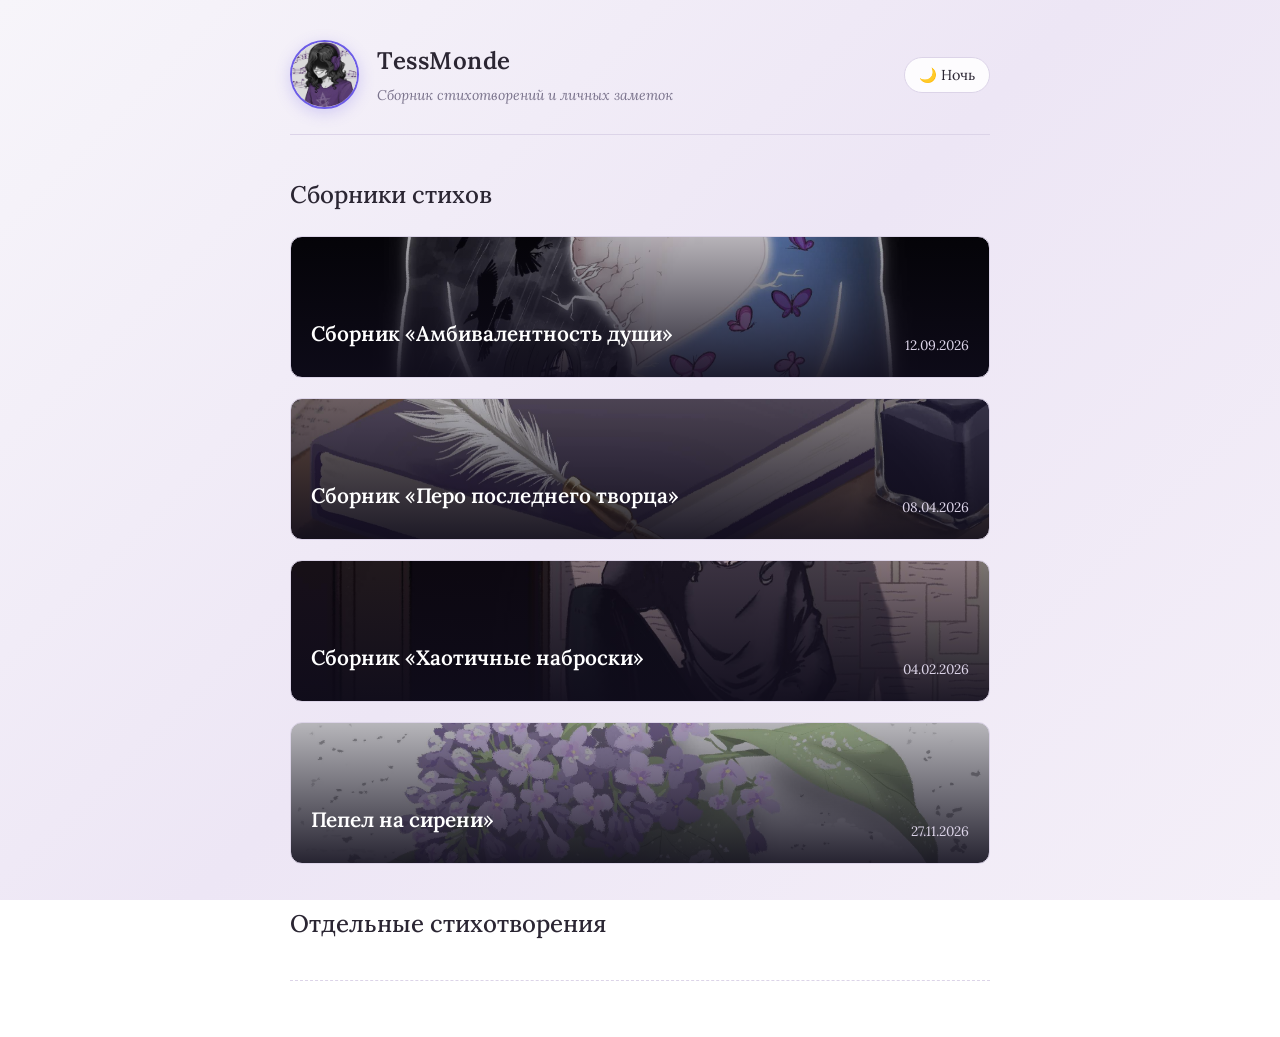
<file: index.html>
<!DOCTYPE html>
<html lang="ru">
<head>
    <meta charset="UTF-8">
    <meta name="viewport" content="width=device-width, initial-scale=1.0">
    <title>Поэзия</title>
    <link rel="stylesheet" href="style.css">
    <link href="https://fonts.googleapis.com/css2?family=Lora:ital,wght@0,400..700;1,400..700&display=swap" rel="stylesheet">
</head>
<body>

    <div class="container">
        <header>
            <div class="author-block">
                <img src="images/avatar.jpg" alt="Аватар автора" class="author-avatar">
                <div class="author-info">
                    <h1 class="author-name">TessMonde</h1>
                    <p class="author-bio">Сборник стихотворений и личных заметок</p>
                </div>
            </div>
            <button class="theme-toggle" id="themeToggle">🌙 Ночь</button>
        </header>

        <main id="content">
        </main>
    </div>

    <script src="data.js"></script>
    <script>
        const toggleBtn = document.getElementById('themeToggle');
        const currentTheme = localStorage.getItem('theme') || 'light';
        document.documentElement.setAttribute('data-theme', currentTheme);
        toggleBtn.textContent = currentTheme === 'dark' ? '☀️ День' : '🌙 Ночь';

        toggleBtn.addEventListener('click', () => {
            let theme = document.documentElement.getAttribute('data-theme');
            let newTheme = theme === 'dark' ? 'light' : 'dark';
            document.documentElement.setAttribute('data-theme', newTheme);
            localStorage.setItem('theme', newTheme);
            toggleBtn.textContent = newTheme === 'dark' ? '☀️ День' : '🌙 Ночь';
        });

        const contentDiv = document.getElementById('content');

        let htmlContent = '<h2 style="margin-bottom: 20px;">Сборники стихов</h2><div class="collections-grid">';

        poetryData.collections.forEach(col => {
            htmlContent += `
                <a href="collection.html?colId=${col.id}" class="collection-card" style="background-image: linear-gradient(to top, rgba(15,12,27,0.9), rgba(15,12,27,0.3)), url('${col.image}');">
                    <div class="card-content">
                        <div class="card-main">
                            <h3>${col.title}</h3>
                            <p>${col.description || ''}</p>
                        </div>
                        ${col.date ? `<span class="card-date">${col.date}</span>` : ''}
                    </div>
                </a>
            `;
        });
        htmlContent += '</div>';

        htmlContent += '<h2 style="margin-top: 40px; margin-bottom: 20px;">Отдельные стихотворения</h2><ul class="poem-list">';
        poetryData.singlePoems.forEach(poem => {
            htmlContent += `
                <li>
                    <a href="poem.html?type=single&poemId=${poem.id}">${poem.title}</a>
                    <span style="font-size: 0.85rem; color: var(--muted-color); float: right;">${poem.date}</span>
                </li>
            `;
        });
        htmlContent += '</ul>';

        contentDiv.innerHTML = htmlContent;
    </script>
</body>
</html>
</file>
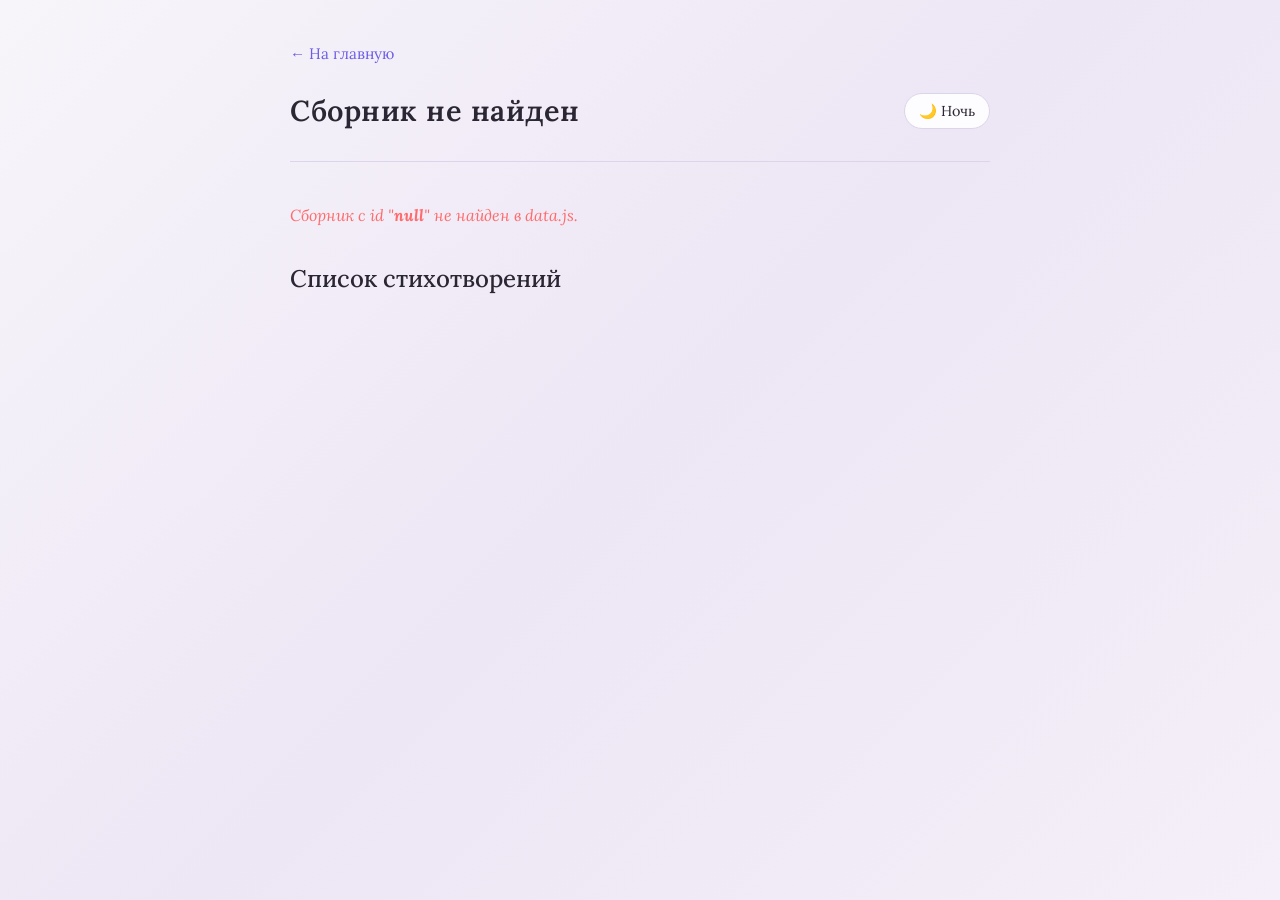
<file: collection.html>
<!DOCTYPE html>
<html lang="ru">
<head>
    <meta charset="UTF-8">
    <meta name="viewport" content="width=device-width, initial-scale=1.0">
    <title>Сборник</title>
    <link rel="stylesheet" href="style.css">
    <link href="https://fonts.googleapis.com/css2?family=Lora:ital,wght@0,400..700;1,400..700&display=swap" rel="stylesheet">
</head>
<body>

    <div class="container">
        <a href="index.html" class="back-link">← На главную</a>
        
        <header>
            <div class="author-block">
                <h1 id="colTitle" class="author-name" style="font-size: 1.8rem;">Загрузка...</h1>
            </div>
            <button class="theme-toggle" id="themeToggle">🌙 Ночь</button>
        </header>
		
        <main>
            <p id="colDesc" style="color: var(--muted-color); font-style: italic; margin-bottom: 30px;"></p>
            <h2>Список стихотворений</h2>
            <ul class="poem-list" id="colPoemsList">
            </ul>
        </main>
    </div>

    <script src="data.js"></script>
    <script>
        try {
            if (typeof poetryData === 'undefined') {
                throw new Error("Файл data.js не загружен!");
            }

            const params = new URLSearchParams(window.location.search);
            const colId = params.get('colId');
            const collection = poetryData.collections.find(c => c.id === colId);

            // Функция установки фона (cover заполняет всю ширину без пустот, scroll позволяет крутить колесиком)
            function updatePageBackground(theme) {
                if (collection && collection.image) {
                    if (theme === 'dark') {
                        document.body.style.backgroundImage = `linear-gradient(rgba(13, 9, 20, 0.85), rgba(13, 9, 20, 0.92)), url('${collection.image}')`;
                    } else {
                        document.body.style.backgroundImage = `linear-gradient(rgba(20, 15, 30, 0.88), rgba(20, 15, 30, 0.94)), url('${collection.image}')`;
                        document.documentElement.style.setProperty('--text-color', '#e4e1ed');
                        document.documentElement.style.setProperty('--muted-color', '#9c95b0');
                        document.documentElement.style.setProperty('--card-bg', 'rgba(26, 20, 38, 0.75)');
                        document.documentElement.style.setProperty('--border-color', '#2e2440');
                    }
                    document.body.style.backgroundSize = 'cover';
                    document.body.style.backgroundRepeat = 'no-repeat';
                    document.body.style.backgroundPosition = 'center top';
                    document.body.style.backgroundAttachment = 'scroll';
                }
            }

            const toggleBtn = document.getElementById('themeToggle');
            const currentTheme = localStorage.getItem('theme') || 'light';
            document.documentElement.setAttribute('data-theme', currentTheme);
            toggleBtn.textContent = currentTheme === 'dark' ? '☀️ День' : '🌙 Ночь';

            if (collection) {
                document.title = collection.title;
                document.getElementById('colTitle').textContent = collection.title;
                document.getElementById('colDesc').textContent = collection.description || '';

                updatePageBackground(currentTheme);

                const listEl = document.getElementById('colPoemsList');
                collection.poems.forEach(poem => {
                    listEl.innerHTML += `
                        <li>
                            <a href="poem.html?type=collection&colId=${collection.id}&poemId=${poem.id}" style="font-size: 1.1rem;">
                                ${poem.title}
                            </a>
                        </li>
                    `;
                });
            } else {
                document.getElementById('colTitle').textContent = 'Сборник не найден';
                document.getElementById('colDesc').innerHTML = `<span style="color: #ff6b6b;">Сборник с id "<b>${colId}</b>" не найден в data.js.</span>`;
            }

            toggleBtn.addEventListener('click', () => {
                let theme = document.documentElement.getAttribute('data-theme');
                let newTheme = theme === 'dark' ? 'light' : 'dark';
                document.documentElement.setAttribute('data-theme', newTheme);
                localStorage.setItem('theme', newTheme);
                toggleBtn.textContent = newTheme === 'dark' ? '☀️ День' : '🌙 Ночь';
                updatePageBackground(newTheme);
                location.reload();
            });

        } catch (error) {
            document.getElementById('colTitle').textContent = 'Ошибка загрузки';
            document.getElementById('colDesc').innerHTML = `<span style="color: #ff6b6b;">Ошибка: ${error.message}</span>`;
            console.error(error);
        }
    </script>
</body>
</html>
</file>
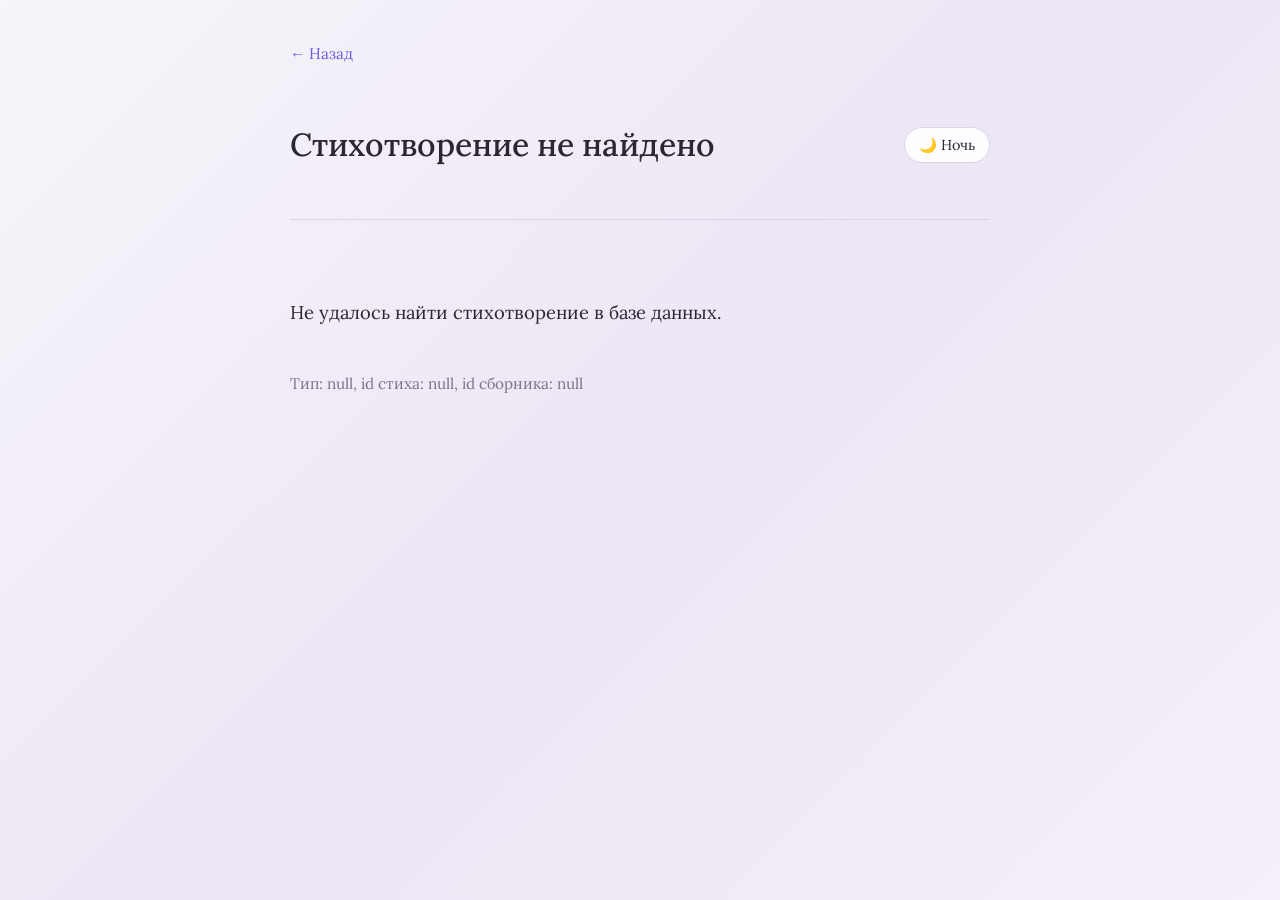
<file: poem.html>
<!DOCTYPE html>
<html lang="ru">
<head>
    <meta charset="UTF-8">
    <meta name="viewport" content="width=device-width, initial-scale=1.0">
    <title>Чтение стихотворения</title>
    <link rel="stylesheet" href="style.css">
    <link href="https://fonts.googleapis.com/css2?family=Lora:ital,wght@0,400..700;1,400..700&display=swap" rel="stylesheet">
</head>
<body>

    <div class="container">
        <!-- Кнопка Назад динамически ведет в сборник или на главную -->
        <a href="index.html" class="back-link" id="backLink">← Назад</a>
        
        <header style="margin-top: 10px;">
            <h1 id="poemTitle">Загрузка...</h1>
            <button class="theme-toggle" id="themeToggle">🌙 Ночь</button>
        </header>

        <main>
            <div class="poem-text" id="poemBody">Пожалуйста, подождите...</div>
            
            <div class="poem-explanation" id="poemExplanation" style="display: none;">
                <strong>О стихотворении:</strong> <span id="poemExplanationText"></span>
            </div>
        </main>
    </div>

    <script src="data.js"></script>
    <script>
        try {
            if (typeof poetryData === 'undefined') {
                throw new Error("Файл data.js не найден!");
            }

            const params = new URLSearchParams(window.location.search);
            const type = params.get('type');
            const poemId = params.get('poemId');
            const colId = params.get('colId');

            let targetPoem = null;
            let parentCollection = null;

            const backLink = document.getElementById('backLink');

            if (type === 'single') {
                targetPoem = poetryData.singlePoems.find(p => p.id === poemId);
                backLink.href = 'index.html'; // Отдельные стихи ведут на главную
            } else if (type === 'collection') {
                parentCollection = poetryData.collections.find(c => c.id === colId);
                if (parentCollection) {
                    targetPoem = parentCollection.poems.find(p => p.id === poemId);
                    // Стих из сборника ведет обратно в этот же сборник!
                    backLink.href = `collection.html?colId=${parentCollection.id}`;
                } else {
                    backLink.href = 'index.html';
                }
            }

            // Функция установки фона стиха (cover + scroll)
            function updatePoemBackground(theme) {
                if (parentCollection && parentCollection.image) {
                    if (theme === 'dark') {
                        document.body.style.backgroundImage = `linear-gradient(rgba(13, 9, 20, 0.85), rgba(13, 9, 20, 0.92)), url('${parentCollection.image}')`;
                    } else {
                        document.body.style.backgroundImage = `linear-gradient(rgba(20, 15, 30, 0.90), rgba(20, 15, 30, 0.95)), url('${parentCollection.image}')`;
                        document.documentElement.style.setProperty('--text-color', '#e4e1ed');
                        document.documentElement.style.setProperty('--muted-color', '#9c95b0');
                        document.documentElement.style.setProperty('--card-bg', 'rgba(26, 20, 38, 0.75)');
                        document.documentElement.style.setProperty('--border-color', '#2e2440');
                    }
                    document.body.style.backgroundSize = 'cover';
                    document.body.style.backgroundRepeat = 'no-repeat';
                    document.body.style.backgroundPosition = 'center top';
                    document.body.style.backgroundAttachment = 'scroll';
                }
            }

            const toggleBtn = document.getElementById('themeToggle');
            const currentTheme = localStorage.getItem('theme') || 'light';
            document.documentElement.setAttribute('data-theme', currentTheme);
            toggleBtn.textContent = currentTheme === 'dark' ? '☀️ День' : '🌙 Ночь';
            
            updatePoemBackground(currentTheme);

            toggleBtn.addEventListener('click', () => {
                let theme = document.documentElement.getAttribute('data-theme');
                let newTheme = theme === 'dark' ? 'light' : 'dark';
                document.documentElement.setAttribute('data-theme', newTheme);
                localStorage.setItem('theme', newTheme);
                toggleBtn.textContent = newTheme === 'dark' ? '☀️ День' : '🌙 Ночь';
                updatePoemBackground(newTheme);
                location.reload();
            });

            if (targetPoem) {
                document.title = targetPoem.title;
                document.getElementById('poemTitle').textContent = targetPoem.title;
                document.getElementById('poemBody').textContent = targetPoem.text;
                
                const explanationBlock = document.getElementById('poemExplanation');
                const explanationText = document.getElementById('poemExplanationText');
                
                if (targetPoem.explanation) {
                    explanationText.textContent = targetPoem.explanation;
                    explanationBlock.style.display = 'block';
                } else {
                    explanationBlock.style.display = 'none';
                }
            } else {
                document.getElementById('poemTitle').textContent = 'Стихотворение не найдено';
                document.getElementById('poemBody').innerHTML = `
                    Не удалось найти стихотворение в базе данных.<br>
                    <small style="color: var(--muted-color);">Тип: ${type}, id стиха: ${poemId}, id сборника: ${colId}</small>
                `;
            }

        } catch (error) {
            document.getElementById('poemTitle').textContent = 'Ошибка загрузки';
            document.getElementById('poemBody').innerHTML = `<span style="color: #ff6b6b;">Произошла ошибка скрипта: ${error.message}</span>`;
            console.error(error);
        }
    </script>
</body>
</html>
</file>
<file: style.css>
:root {
    /* Светлая тема: нежный пастельный фиолетово-розовый градиент */
    --bg-color: linear-gradient(135deg, #f7f5fa 0%, #ede6f5 50%, #f4eff8 100%);
    --text-color: #2b2633;
    --accent-color: #6c5ce7;
    --muted-color: #7a738c;
    --card-bg: rgba(255, 255, 255, 0.85); /* Полупрозрачные карточки под стеклянный эффект */
    --border-color: #dcd4e8;
}

[data-theme="dark"] {
    /* Темная тема: глубокий ночной фиолетово-синий градиент с мерцанием */
    --bg-color: linear-gradient(135deg, #0d0914 0%, #171124 50%, #100b1a 100%);
    --text-color: #e4e1ed;
    --accent-color: #a29bfe;
    --muted-color: #9c95b0;
    --card-bg: rgba(26, 20, 38, 0.75); /* Полупрозрачный темный фон */
    --border-color: #2e2440;
}
header {
    display: flex;
    justify-content: space-between;
    align-items: center;
    margin-bottom: 40px;
    border-bottom: 1px solid var(--border-color);
    padding-bottom: 25px;
}

.author-block {
    display: flex;
    align-items: center;
    gap: 18px;
}

.author-avatar {
    width: 65px;
    height: 65px;
    border-radius: 50%;
    object-fit: cover;
    border: 2px solid var(--accent-color);
    box-shadow: 0 4px 15px rgba(108, 92, 231, 0.25);
    transition: transform 0.3s ease;
}

.author-avatar:hover {
    transform: scale(1.05);
}

.author-info {
    display: flex;
    flex-direction: column;
}

.author-name {
    font-size: 1.5rem;
    margin: 0;
    font-weight: 600;
    letter-spacing: 0.5px;
}

.author-bio {
    margin: 3px 0 0 0;
    font-size: 0.88rem;
    color: var(--muted-color);
    font-style: italic;
}

body {
    font-family: 'Lora', 'Georgia', serif;
    /* Убеждаемся, что градиент растягивается на весь экран и зафиксирован */
    background: var(--bg-color);
    background-attachment: fixed;
    color: var(--text-color);
    margin: 0;
    padding: 0;
    min-height: 100vh;
    line-height: 1.7;
    transition: background 0.5s, color 0.3s;
}

.container {
    max-width: 700px;
    margin: 0 auto;
    padding: 40px 20px;
}


h1, h2, h3 {
    font-weight: 500;
}

a {
    color: var(--accent-color);
    text-decoration: none;
    transition: opacity 0.2s;
}

a:hover {
    opacity: 0.8;
}

button.theme-toggle {
    background: var(--card-bg);
    border: 1px solid var(--border-color);
    color: var(--text-color);
    padding: 8px 14px;
    border-radius: 20px;
    cursor: pointer;
    font-family: inherit;
    font-size: 0.9rem;
    backdrop-filter: blur(5px);
    transition: all 0.3s;
}

button.theme-toggle:hover {
    border-color: var(--accent-color);
}

.poem-list {
    list-style: none;
    padding: 0;
}

.poem-list li {
    margin-bottom: 15px;
    padding-bottom: 15px;
    border-bottom: 1px dashed var(--border-color);
}

.poem-text {
    white-space: pre-line;
    font-size: 1.15rem;
    margin: 30px 0;
    line-height: 1.9;
}

.poem-explanation {
    margin-top: 50px;
    padding: 20px 25px;
    background-color: var(--card-bg);
    border-left: 3px solid var(--accent-color);
    border-radius: 0 10px 10px 0;
    font-size: 0.95rem;
    line-height: 1.6;
    color: var(--muted-color);
    box-shadow: 0 4px 15px rgba(0, 0, 0, 0.05);
}

[data-theme="dark"] .poem-explanation {
    box-shadow: 0 4px 15px rgba(0, 0, 0, 0.2);
}

.poem-explanation strong {
    color: var(--text-color);
    display: block;
    margin-bottom: 8px;
    font-weight: 600;
}

.back-link {
    display: inline-block;
    margin-bottom: 20px;
    font-size: 0.95rem;
}

.collections-grid {
    display: flex;
    flex-direction: column;
    gap: 20px;
}

.collection-card {
    display: block;
    height: 140px;
    border-radius: 12px;
    background-size: cover;
    background-position: center;
    position: relative;
    overflow: hidden;
    border: 1px solid var(--border-color);
    transition: transform 0.3s ease, box-shadow 0.3s ease;
    text-decoration: none;
}

.collection-card:hover {
    transform: translateY(-3px);
    box-shadow: 0 8px 25px rgba(108, 92, 231, 0.3);
}

.card-content {
    position: absolute;
    bottom: 0;
    left: 0;
    right: 0;
    padding: 20px;
    color: #fff;
    display: flex;
    justify-content: space-between;
    align-items: flex-end;
    gap: 16px;
}

.card-main {
    min-width: 0;
}

.card-content h3 {
    margin: 0 0 5px 0;
    font-size: 1.3rem;
    font-weight: 600;
}

.card-content p {
    margin: 0;
    font-size: 0.85rem;
    color: #dcd4e8;
    white-space: nowrap;
    overflow: hidden;
    text-overflow: ellipsis;
}

.card-date {
    font-size: 0.85rem;
    color: #dcd4e8;
    white-space: nowrap;
    flex-shrink: 0;
}
</file>
